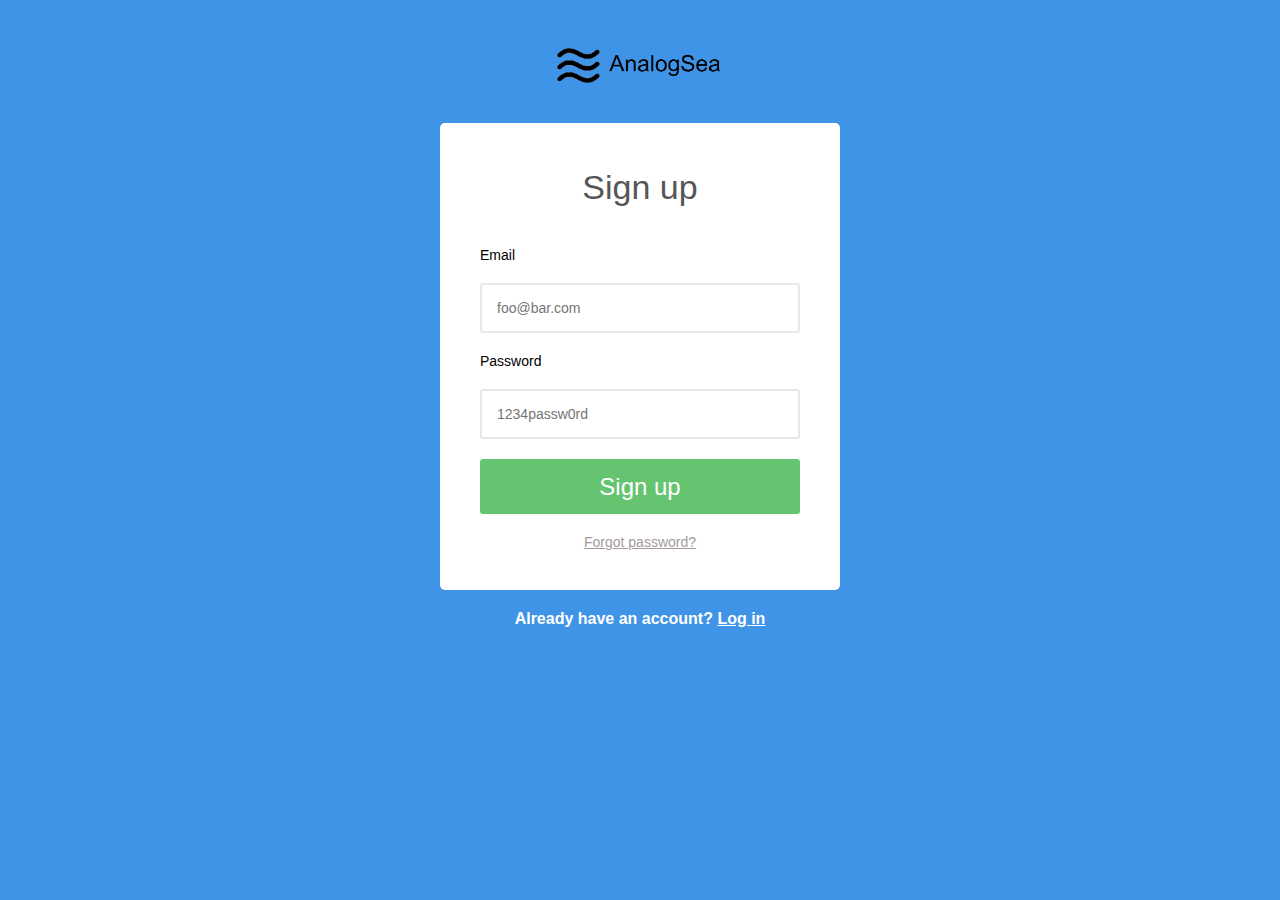
<file: AnalogSea/index.html>
<!DOCTYPE html>
<html>
<head>

	<title>AnalogSea</title>

<!-- styles -->
	<link rel="stylesheet" type="text/css" href="styles/main.css">

<!-- desicription -->
	<meta name="description" content="Lorem ipsum dolor sit amet, consectetur adipiscing elit, sed do eiusmod tempor incididunt ut labore et dolore magna aliqua. Ut enim ad minim veniam.">
<!-- fonts -->
	<link href="https://fonts.googleapis.com/css?family=Open+Sans" rel="stylesheet"> 

<!-- analytics -->

<!-- scripts -->

</head>

<body>
<!-- company logo -->
	<header>
		<img src="img/logo.png" class="logo" alt="Company Logo">		
	</header>
<!-- form -->
	<form action="signup" method="post">
		<fieldset class="container">
			<label class="signup">Sign up</label>
				
				<label for="email" class="email">Email</label>
				<input type="email" name="email" class="email" placeholder="foo@bar.com" required="">
				
				<label for="password" class="password">Password</label>
				<input type="password" name="password" class="password" placeholder="1234passw0rd" required="password">
	
	<!-- submit button -->
		<button type="submit" class="button"><label class="signup-white">Sign up</label></button>

	<!-- forgot password -->
			<p class="forgot">
			<a href="/forgot_password/new" class="forgot arial">Forgot password?</a>
			</p>
		</fieldset>
	</form>
<!-- end of form -->


<!-- login -->	
	<footer class="white bold arial">Already have an account? <a href="/login/" class="link white">Log in</a></footer>

</body>
</html>
</file>
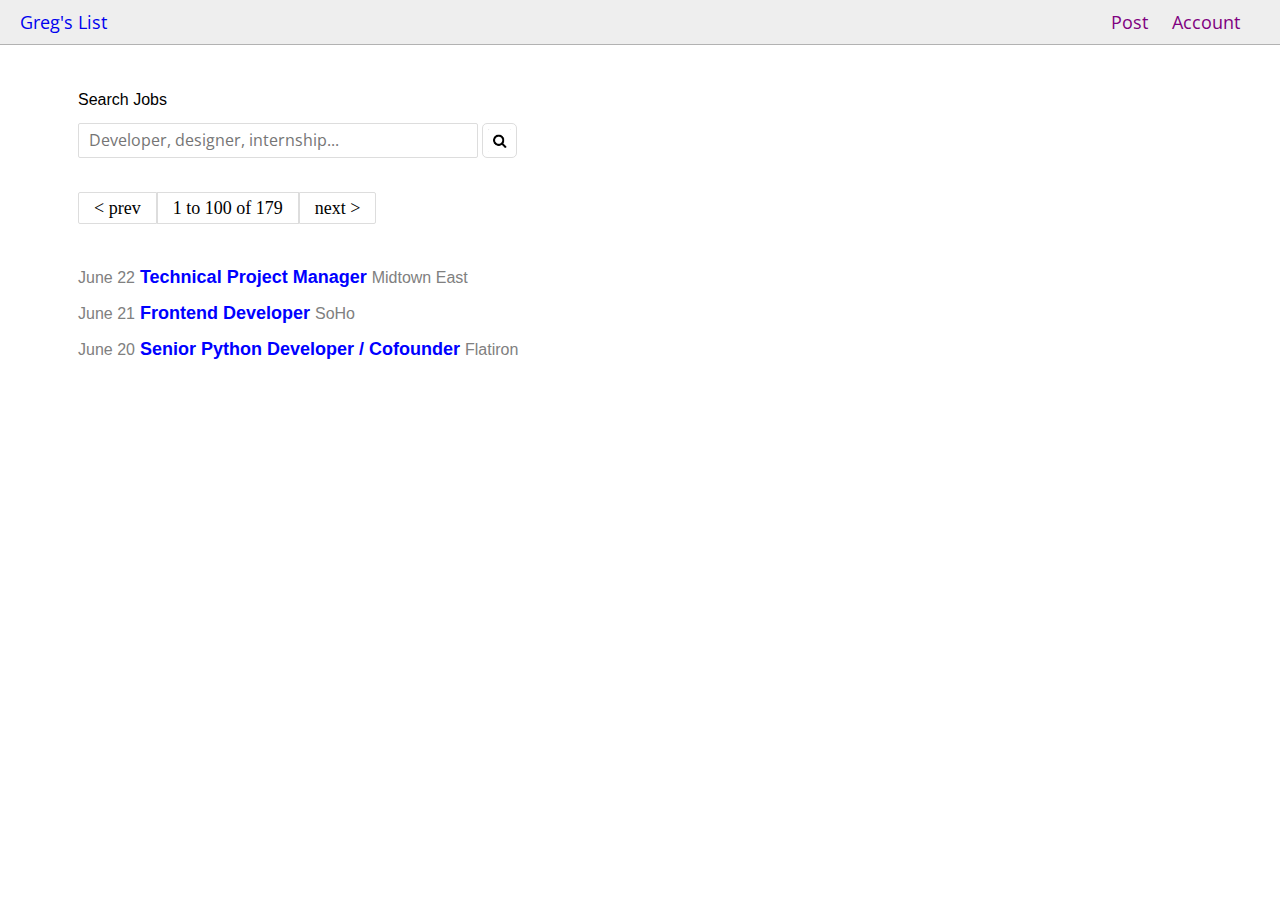
<file: Gregs-List/index.html>
<!DOCTYPE html>
<html>
<head>
	<title>Greg's List - Never deal with Craig again!</title>
	<link rel="stylesheet" type="text/css" href="styles/homepage.css">
	<link href="https://fonts.googleapis.com/css?family=Open+Sans|Open+Sans+Condensed:300" rel="stylesheet">
	<meta name="Greg's List" content="page description that will show up in search results."> 
</head>

<body>
	<header>		
<!-- navigation -->	
		<a href="http://www.matthewdanese.com/greg/" class="logo">Greg's List</a>
		<div class="nav">
			<a class="ul-nav">
				<li><a href="post/index.html">Post</a></li>
  				<li><a href="account/index.html">Account</a></li>
  			</a>
  		</div>		
	</header>

<!-- search field -->	
		<div class="search-container">
			<h2>Search Jobs</h2>
			<input type="text" placeholder="Developer, designer, internship...">
			<img src="img/magnifying-glass.png" class="icon">
		</div>

<!-- buttons -->	
	<div class="page-container">
		<a class="prev">< prev</a>
		<a class="pages">1 to 100 of 179</a>
		<a class="next">next ></a>
		
	</div>

<!-- results list-->	
	<div class="results-container">
		<ul class="listing">
			<li class="listings">
				<span class="date">June 22</span> 
				<a href="index.html" class="title">Technical Project Manager</a>
				<span class="location">Midtown East</span>
			</li>
			<li class="listings">
				<span class="date">June 21</span> 
				<a href="index.html" class="title">Frontend Developer</a>
				<span class="location">SoHo</span>
			</li>
			<li class="listings">
				<span class="date">June 20</span> 
				<a href="index.html" class="title">Senior Python Developer / Cofounder</a>
				<span class="location">Flatiron</span>
			</li>
		</ul>
	</div>

	
</body>

</html>
</file>
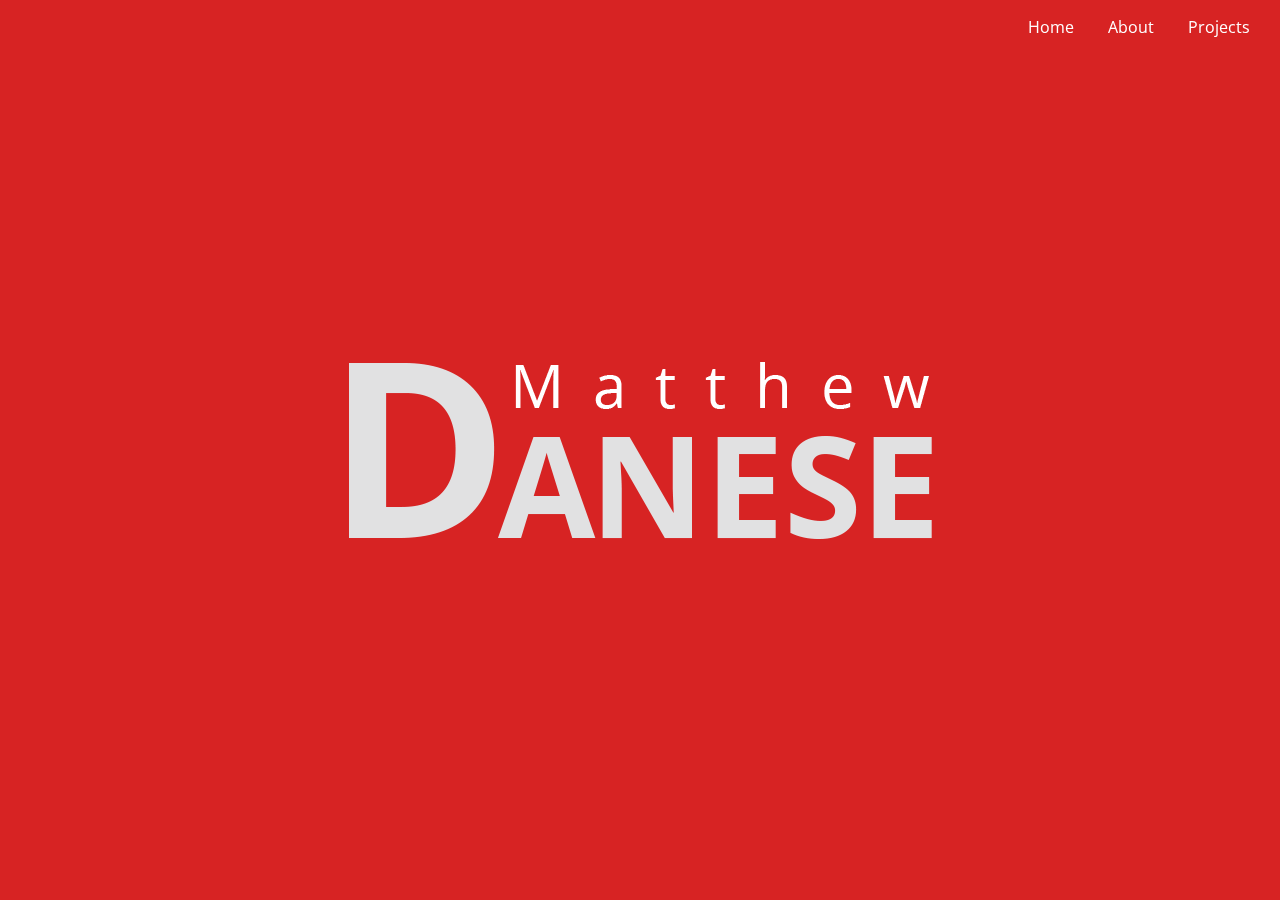
<file: matthewdanese.com/index.html>
<!DOCTYPE html>
<html>
<head>
	<title>MCD - Creative. Digital. Media.</title>

	<link rel="stylesheet" type="text/css" href="styles/main.css">
<!-- fonts -->
	<link href="https://fonts.googleapis.com/css?family=Open+Sans" rel="stylesheet">
<!-- scripts -->
	<script>
  	(function(i,s,o,g,r,a,m){i['GoogleAnalyticsObject']=r;i[r]=i[r]||function(){
  	(i[r].q=i[r].q||[]).push(arguments)},i[r].l=1*new Date();a=s.createElement(o),
  	m=s.getElementsByTagName(o)[0];a.async=1;a.src=g;m.parentNode.insertBefore(a,m)
  	})(window,document,'script','https://www.google-analytics.com/analytics.js','ga');

  	ga('create', 'UA-64244492-1', 'auto');
  	ga('send', 'pageview');
	</script>
</head>

<body>
	<header>
		<nav>
			<ul>
				<li><a href="/">Home</a></li>
				<li><a href="/">About</a></li>
				<li><a href="/">Projects</a></li>
			</ul>
		</nav>
			
	</header>

	<section class="biglogo">
		<img src="img/mcdlogo.png" alt="Matthew Danese">
	</section>

	<section>
		
	</section>


	
	

	

</body>
</html>
</file>
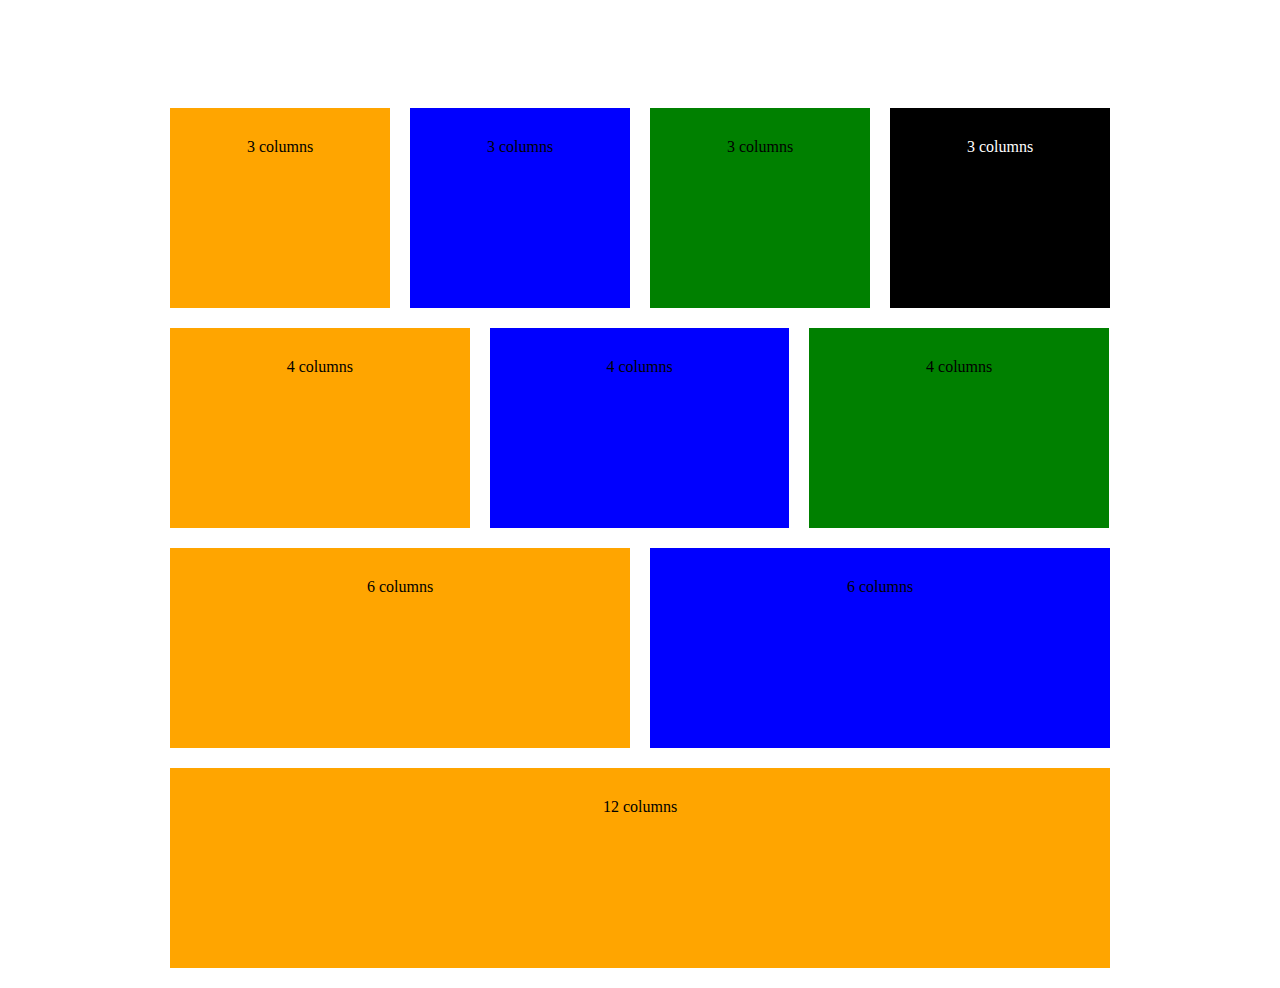
<file: responsive-grid-example-and-challenge-starter-files/index.html>
<!DOCTYPE html>
<html lang="en">
<head>
  <meta charset="UTF-8">
  <title>CSS Responsive Grid Challenge</title>

  <!-- Responsive viewport tag, tells small screens that it's responsive -->
  <meta name="viewport" content="width=device-width, initial-scale=1">

  <!-- Stylesheets -->
  <link rel="stylesheet" href="css/float-grid.css" />
  <link rel="stylesheet" href="css/main.css" />
</head>
<body>
  <main>
<!-- row 1 -->
    <div class="row">
      <div class="col-3">
        <div class="box orange">3 columns</div>
      </div>
      <div class="col-3">
        <div class="box blue">3 columns</div>
      </div>
      <div class="col-3">
        <div class="box green">3 columns</div>
      </div>
      <div class="col-3">
        <div class="box black">3 columns</div>
      </div>
    </div>
<!-- row 2 -->
    <div class="row">
      <div class="col-4">
        <div class="box orange">4 columns</div>
      </div>
      <div class="col-4">
        <div class="box blue">4 columns</div>
      </div>
      <div class="col-4">
        <div class="box green">4 columns</div>
      </div>
    </div>
<!-- row 3 -->
    <div class="row">
      <div class="col-6">
        <div class="box orange">6 columns</div>
      </div>
      <div class="col-6">
        <div class="box blue">6 columns</div>
      </div>
    </div>
<!-- row 4 -->
    <div class="row">
      <div class="col-12">
        <div class="box orange">12 columns</div>
      </div>
    </div>
  </main>
</body>
</html>
</file>
<file: AnalogSea/styles/main.css>
*, *:before, *:after {
	box-sizing: border-box;
}


body {
	background-color: #3f94e7;
}


header {
	width: 100%;
	margin: auto;
	padding: 40px;
}


input {
	width: 320px;
	padding: 15px;
	
	border-radius: 3px;
	border: 2px solid #e7e7e7;
}


label {
	display: block;
	margin-bottom: 20px;
	margin-top: 20px;
}


a {
	text-decoration: underline;
}


.button {
	width: 320px;
	height: 55px;
	line-height: 10px;
	border-radius: 3px;
	margin-top: 20px;
	margin-bottom: 20px;
	
	border: 2px solid #65c470;
	background-color: #65c470;
}


.button:hover {
	background-color: #479450;
}


.container {
	padding: 40px;
	width: 400px;
	margin-left: auto;
	margin-right: auto;

	background-color: white;
	border-radius: 5px;
}


.email {
	font-family: arial;
	font-size: 14px;
}


.logo {
	display: block;
	margin: auto;
	height: 35px;

}


.password {
	font-family: arial;
	font-size: 14px;
}


.signup {
	text-align: center;
	font-family: arial;
	font-size: 34px;
	font-weight: lighter;

	padding-bottom: 20px;
	margin-top: 5px;
	

	color: #565656;
}


.signup-white {
	text-align: center;
	font-family: arial;
	font-size: 24px;

	
	color: #ffffff;
}


.forgot {
	display: block;
	text-align: center;
	margin: auto;
	font-size: 14px;
}


footer {
	padding: 20px;
	margin: auto;
	text-align: center;
}

fieldset {
	padding: 40px;
	width: 400px;
	margin-left: auto;
	margin-right: auto;

	background-color: white;
	border: 0;
}

/* font controls */

.white {
	color: white;
}


.bold {
	font-weight: bolder;
}

.grey {
	color: grey;
}


.arial {
	font-family: arial;
}


/* unvisited link */
.forgot a:link {
    color: #a39a99;
}

/* visited link */
.forgot a:visited {
    color: #a39a99;
}

/* mouse over link */
.forgot a:hover {
    color: #7b7473;
}

/* selected link */
.forgot a:active {
    color: #a39a99;
}
</file>
<file: Gregs-List/styles/homepage.css>
*, *:before, *:after {
	box-sizing: border-box;
}


header {
	padding: 10px;
	position: fixed;
	top: 0;
	left: 0;
	right: 0;
	height: auto;
	
	background-color: #eeeeee;
	border-bottom: solid thin #b2b2b2;
}


header .logo {
    font-family: 'Open Sans', sans-serif;
    vertical-align: text-top;
    font-size: 18px;
    margin-left: 10px;
}


header .nav {
 	position: absolute;
 	right: 10px;
 	top: 10px;
 	font-size: 18px;
 	margin-right: 10px;
 }


body {
	background-color: #ffffff;
	padding: 70px;
}


ul nav {
	list-style-type: none;
	width: auto;
}


li {
	display: inline-block;
	font-size: 18px;
	font-family: 'Open Sans', sans-serif;
	padding-right: 20px;
}


li a {
	color: purple;
}


input {
	font-family: 'Open Sans', sans-serif;
	font-size: 16px;
	padding-left: 10px;
	height: 35px;
	width: 400px;
	
	border: 1px solid #DDDDDD;
	border-radius: 2px;
}



h1 {
	font-family: 'Open Sans', sans-serif;
	font-size: 16px;
	font-weight: bolder;
}


h2	{
	font-family: arial;
	font-size: 16px;
	font-weight: lighter;
}


p {
	color: grey
	font-size: 16px;
}


a {
	text-decoration: none;
}


.search-container {
	margin-bottom: 40px;
	width: auto;
}


.page-container {
	font-size: 0;
	border-radius: 3px;
  	margin-bottom: 40px;
}


.results-container {
	margin-bottom: 40px;
}


.icon {
	height: 35px;
	border: 1px solid #DDDDDD;
	border-radius: 5px;
	vertical-align: bottom;
	padding: 5px;
}


.listing {
	padding: 0;

}


.listings {
	list-style: none;
	display: block;
	line-height: 35px;
 }


.prev {	
	padding-left: 15px;
	padding-right: 15px;
	padding-top: 5px;
	padding-bottom: 5px;
	
	border-top-left-radius: 2px;
	border-bottom-left-radius: 2px;
	
	border: 1px solid #DDDDDD;
	font-size: 18px;
}


.pages {
	padding-left: 15px;
	padding-right: 15px;
	padding-top: 5px;
	padding-bottom: 5px;

	border-radius: 0px;
	border: 1px solid #DDDDDD;
		
	font-size: 18px;
}

.next {
	padding-left: 15px;
	padding-right: 15px;
	padding-top: 5px;
	padding-bottom: 5px;

	border-top-right-radius: 2px;
	border-bottom-right-radius: 2px;

	border: 1px solid #DDDDDD;
	font-size: 18px;
}


.date {
	font-family: arial;
	font-size: 16px;
	color: grey;
}


.title {
	font-family: arial;
	font-size: 18px;
	color: blue ;
	font-weight: bolder;
}


.location {
	font-family: arial;
	font-size: 16px;
	color: grey;
}
</file>
<file: matthewdanese.com/styles/main.css>
body {
	background-color: #d72323;
	margin: 0;
}


header {
	margin-bottom: 200px;	
}


section {
	height: 100%;
	width: 960px;
	text-align: center;
}


section img {
	position: absolute;
    margin: auto;
    top: 0;
    left: 0;
    right: 0;
    bottom: 0;
}


nav {
	position: fixed;
	top: 0;
	right: 0;
	left: 0;

	
}

nav ul {
    list-style-type: none;
    float: right;
    font-family: 'Open Sans'

    
}

nav li {
	display: inline;
    margin-right: 30px;
    color: white;
}

nav li a {
    color: white;
    text-decoration: none;
}


nav li a:hover {
    color: black;
    


p {
	text-align: center;
	font-family: 'Open Sans', sans-serif;
	font-size: 23px; 
	color: white;
}
</file>
<file: responsive-grid-example-and-challenge-starter-files/css/float-grid.css>
* {
  box-sizing: border-box;
}

/* Grid measurements:
 *
 *   960px wide including 12 gutters (half gutters on both edges)
 *
 *   60px columns (12)
 *   20px gutters (two half-gutters + 11 full gutters, so 12 total)
 *
 *
 *   For smaller screens, we always want 20px of padding on either side,
 *   so 960 + 20 + 20 => 1000px
 *
 **/
.row {
  max-width: 1000px;
  padding-left: 20px;
  padding-right: 20px;
  margin: 0 auto;
}

/* Clearfix */
.row::before,
.row::after {
  display: table;
  content: '';
}

.row::after {
  clear: both;
}

.col-3, .col-4, .col-6, .col-12 {
  float: left;

  /* Gutters:
   * Each column is padded by half-a-gutter on each side,
   *
   * Half a gutter is 10px, 10/960 (context) = 1.041666%
   *
   */
  padding-left: 1.04166666%;
  padding-right: 1.04166666%;
}

/* Mobile defaults */
.col-3, .col-4, .col-6, .col-12 {
  width: 100%;
}


/* Non-mobile, grid */
@media only screen and (min-width: 640px) {
  /* 3 columns, 3/12 in % */
  .col-3 {
    width: 25%;
  }

  /* 4 columns */
  .col-4 {
    width: 33.3%;
  }

  /* 6 columns */
  .col-6 {
    width: 50%;

  }

  /* 12 columns */
  .col-12 {
    width: 100%;
  }
}
</file>
<file: responsive-grid-example-and-challenge-starter-files/css/main.css>
main {
  padding-top: 100px;
}

main .row {
  margin-bottom: 20px;
}

.box {
  height: 200px;
  text-align: center;
  padding-top: 30px;
}

.black {
  background-color: black;
  color: white;
}

.green {
  background-color: green;
}

.orange {
  background-color: orange;
}

.blue {
  background-color: blue;
}
</file>
